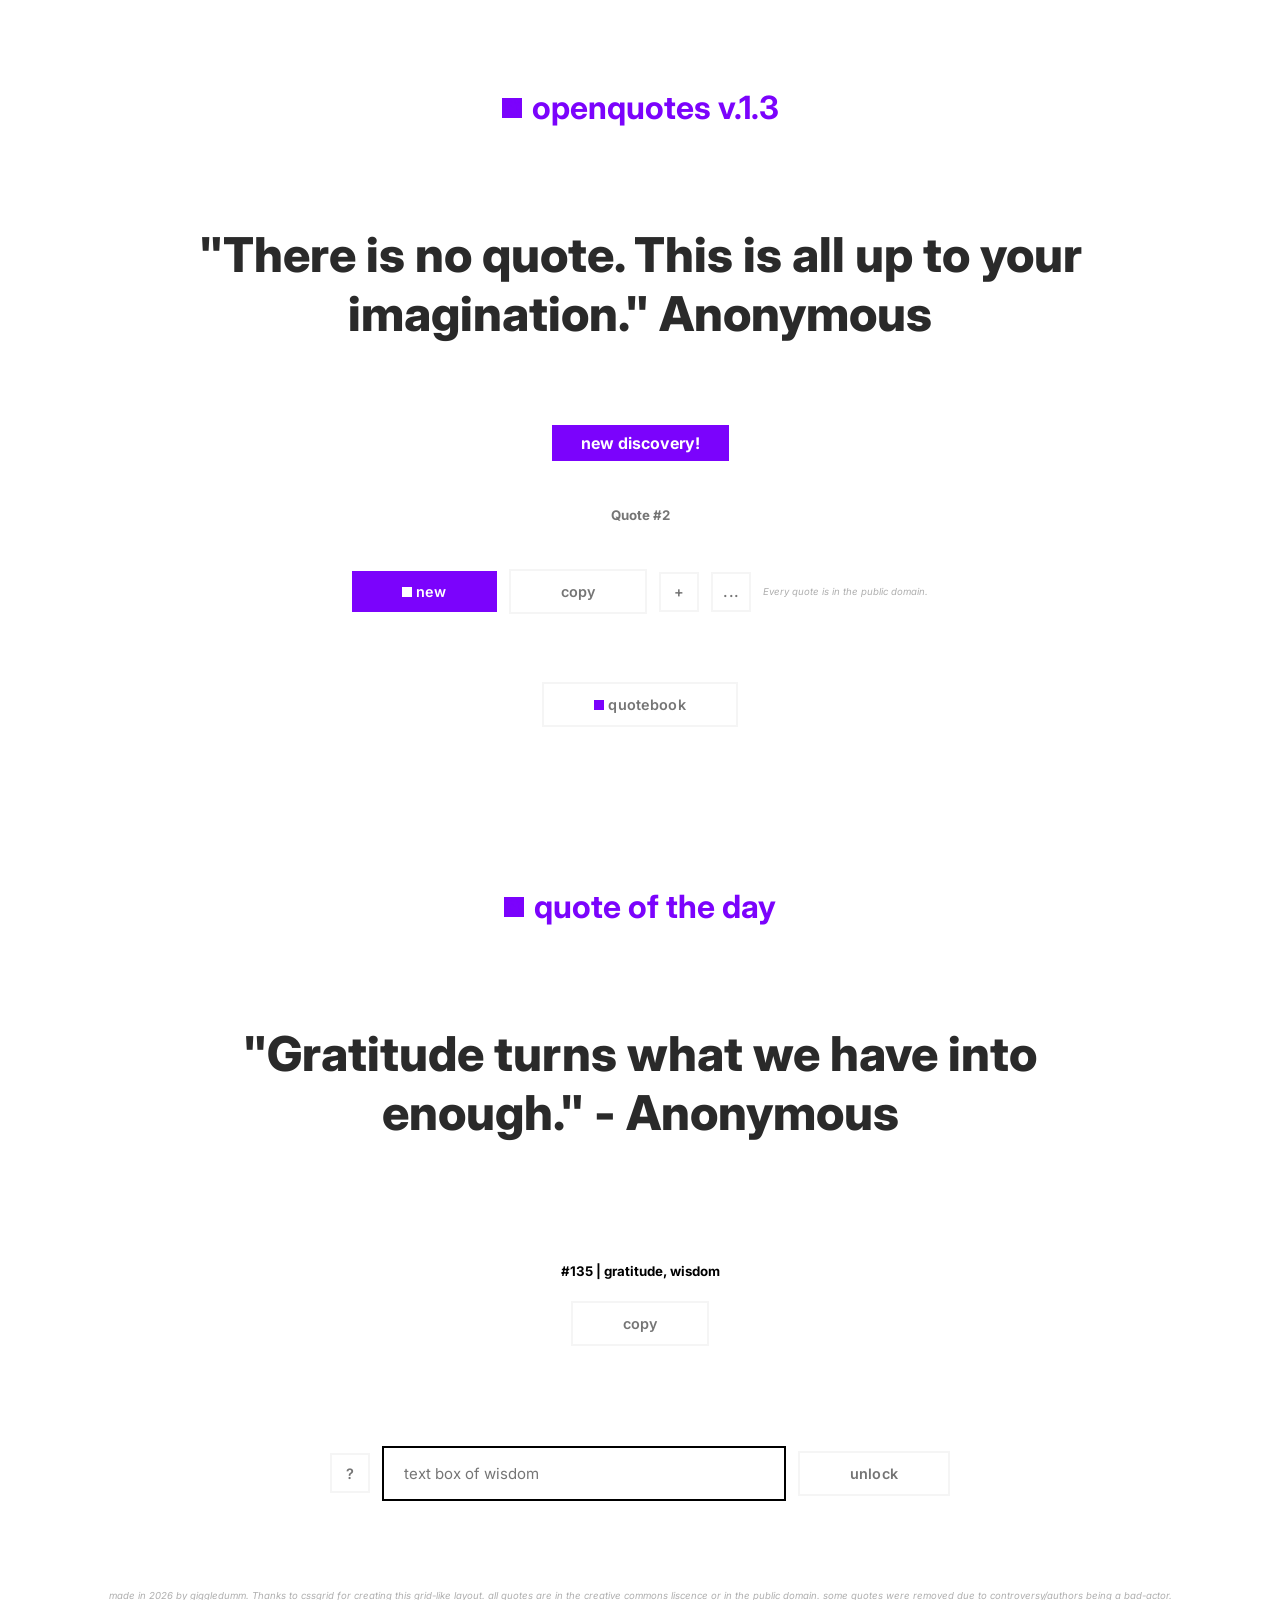
<file: index.html>
<!DOCTYPE html>
<html lang="en">
  <head>
    <meta charset="UTF-8">
    <meta name="viewport" content="width=device-width, initial-scale=1.0">
    <meta http-equiv="X-UA-Compatible" content="ie=edge">
    <title>openquotes (1.3) - quotes by someone for everyone</title>
    <link rel="stylesheet" href="./style.css">
    <link rel="icon" type="image/x-icon" href="/faviconcool.png">

    <link rel="preconnect" href="https://fonts.googleapis.com">
    <link rel="preconnect" href="https://fonts.gstatic.com" crossorigin>
    <link href="https://fonts.googleapis.com/css2?family=Inter:ital,opsz,wght@0,14..32,100..900;1,14..32,100..900&display=swap" rel="stylesheet">
    <link rel="stylesheet" href="https://fonts.googleapis.com/css2?family=Material+Symbols+Rounded:opsz,wght,FILL,GRAD@24,400,1,200&icon_names=stars_2" />

    
  </head>
  <body>
    <br>
    <br>
     <br>
    <br>
    <div class="div2">
      <div class="logo-container">
          <img src="faviconcool.png" width="20px" alt="logo">
          <h1 class="forceCentertt">openquotes v.1.3</h1>
      </div>
  </div>
    

    <div class="parent">
        <div class="div1 autohideBG fancyQuoteStuff">
            <p id="MAINQUOTE">THIS IS A BUG</p>
        </div>

        <div id="newObtainedQuote"class="div2">
          <a class="ltest" href="quotebook.html"><div id="obtainedQuote"class="tag2"><strong>new discovery!</strong></div></a>
          
        </div>

        <div id="tagPanel"class="div2">
          <h5 class="quoteIDheader"id="quoteID">#num</h5>
        </div>
        
        
        <div class="div2">
            <button class="genericButton forceNoBorder" id="nquote"><img src="faviconWhite.png" width="10px" alt="white square"> new</button>
            <button class="genericButton ALTBTN" id="copyQuote">copy</button>
            <a class="ltest" href="addQuotesite.html"><button class="genericButton ALTBTNHELP" id="addquote">+</button></a>
            <button class="genericButton ALTBTNHELP" id="moreOptions">...</button>

             <p class="disclaimerstuff">Every quote is in the public domain.</p>
            
        </div>

        <br>
          <div class="div2">
            
            <a class="ltest" href="quotebook.html"><button class="genericButton ALTBTN" id="quoteBookButton"><img src="faviconcool.png" width="10px" alt="purple square"> quotebook</button></a>
            
        </div>

        




    </div>
    <br>
    <br>
    <br>
    <br>
    <br>
    <br>
    <div class="div2">
      <div class="logo-container">
          <img src="faviconcool.png" width="20px" alt="logo">
          <h1 class="forceCentertt">quote of the day</h1>
      </div>
  </div>
    
    
    <div class="parent">
      <div class="div2">
      
        <div class="div1 autohideBG fancyQuoteStuff">
          <p id="dailyQuoteText"></p>
        </div>
        
  
  
        
      </div>
    </div>
    <div class="div2">
      <h5 id="dailyQuoteInformation">#</h5>
    </div>
    <div class="div2">
      
      <button class="genericButton ALTBTN" id="copyDailyQuote">copy</button>
      
  </div>
  

    <br>


  <br>
  <br>
  <br>
  <br>

  <div class="div3">
    <div class="helpthing">
      <button class="genericButton ALTBTNHELP" id="helpBtn">?</button>
    </div>
    
    <input class="tbow" type="text" id="Wisdom" name="name" placeholder="text box of wisdom">
    <button class="genericButton ALTBTN" id="unlockBTN">unlock</button>
  </div>

  <div class="div1 info-box">
    
    <h2>Find secret codes... unlock stuff here! Some codes can be hidden in quotes, while some may require intensive digging! Good luck.</h2>
  </div>
  <br>
  <br>
  
  <br>
  <br>
  <p class="disclaimerstuff">made in 2026 by giggledumm. Thanks to cssgrid for creating this grid-like layout. all quotes are in the creative commons liscence or in the public domain. some quotes were removed due to controversy/authors being a bad-actor.</p>
  <p class="disclaimerstuff"><a href="https://ko-fi.com/ggdcbyte">donate?</a></p>

  


        
    <script src="index.js"></script>
     <script src="temporaryRuntimeScript.js"></script>
    <script src="tobwHandling.js"></script>

    <div id="kofi-floating-wrapper">
      <script src='https://storage.ko-fi.com/cdn/scripts/overlay-widget.js'></script>
<script>
  kofiWidgetOverlay.draw('ggdcbyte', {
    'type': 'floating-chat',
    'floating-chat.donateButton.text': 'Support me',
    'floating-chat.donateButton.background-color': '#ffffff',
    'floating-chat.donateButton.text-color': '#323842'
  });
</script>
      
    </div>

    

    
    
  </body>
</html>
</file>
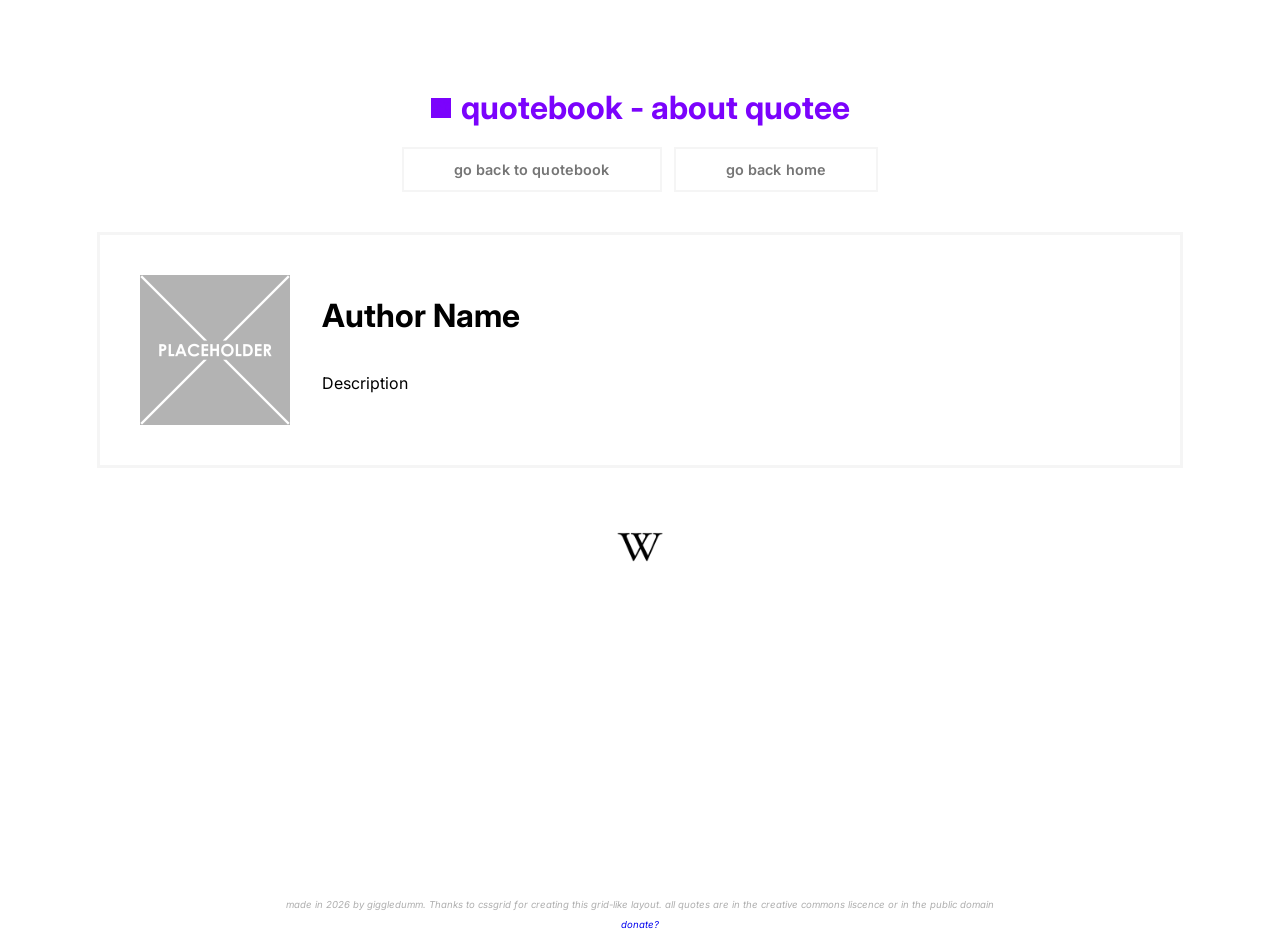
<file: aboutAuthor.html>
<!DOCTYPE html>
<html lang="en">
  <head>
    <meta charset="UTF-8">
    <meta name="viewport" content="width=device-width, initial-scale=1.0">
    <meta http-equiv="X-UA-Compatible" content="ie=edge">
    <title>openquotes - about quotee / author</title>
    <link rel="stylesheet" href="./style.css">
    <link rel="icon" type="image/x-icon" href="/faviconcool.png">

    <link rel="preconnect" href="https://fonts.googleapis.com">
    <link rel="preconnect" href="https://fonts.gstatic.com" crossorigin>
    <link href="https://fonts.googleapis.com/css2?family=Inter:ital,opsz,wght@0,14..32,100..900;1,14..32,100..900&display=swap" rel="stylesheet">
    <link rel="stylesheet" href="https://fonts.googleapis.com/css2?family=Material+Symbols+Rounded:opsz,wght,FILL,GRAD@24,400,1,200&icon_names=stars_2" />

    
  </head>
  <body>
    <br>
    <br>
     <br>
    <br>
    <div class="div2">
      <div class="logo-container">
          <img src="faviconcool.png" width="20px" alt="logo">
          <h1 class="forceCentertt qbH1">quotebook - about quotee</h1>
      </div>
  </div>
  <br>
            <div class="div2">
            <a class="ltest" href="quotebook.html"><button class="genericButton ALTBTN" id="quoteBookButton"> go back to quotebook</button></a>
            <a class="ltest" href="index.html"><button class="genericButton ALTBTN" id="quoteBookButton"> go back home</button></a>
            
        </div>

        <!--main content thing-->
<div class="parent parentQBaa">
  <img id="aboutAuthorIMG" src="placeholder.png" alt="image" width="150px">
  <br>
  <div class="tcontentaa">
    <h1 id="aboutAuthorNAME">Author Name</h1>
    <p id="aboutAuthorDESC">Description</p>
  </div>
</div>

        <div class="div2">
            <a class="ltest" href="index.html"><button class="genericButton ALTBTN clearBTN" id="wikiButton"><img src="Wikipedia's_W.svg.png" width="50px" alt="wikilogo"></button></a>
            
        </div>
        


    

        




    </div>
    <br>
    <br>
    <br>
    <br>
    <br>
    <br>
  

    <br>


  <br>
  <br>
  <br>
  <br>


  <br>
  <br>
  
  <br>
  <br>
  <p class="disclaimerstuff">made in 2026 by giggledumm. Thanks to cssgrid for creating this grid-like layout. all quotes are in the creative commons liscence or in the public domain</p>
  <p class="disclaimerstuff"><a href="https://ko-fi.com/ggdcbyte">donate?</a></p>

  


        
  <script src="aboutAuthorHandling.js"></script>
  <script src="temporaryRuntimeScript.js"></script>

    <div id="kofi-floating-wrapper">
      <script src='https://storage.ko-fi.com/cdn/scripts/overlay-widget.js'></script>
<script>
  kofiWidgetOverlay.draw('ggdcbyte', {
    'type': 'floating-chat',
    'floating-chat.donateButton.text': 'Support me',
    'floating-chat.donateButton.background-color': '#ffffff',
    'floating-chat.donateButton.text-color': '#323842'
  });
</script>
      
    </div>

    

    
    
  </body>
</html>
</file>
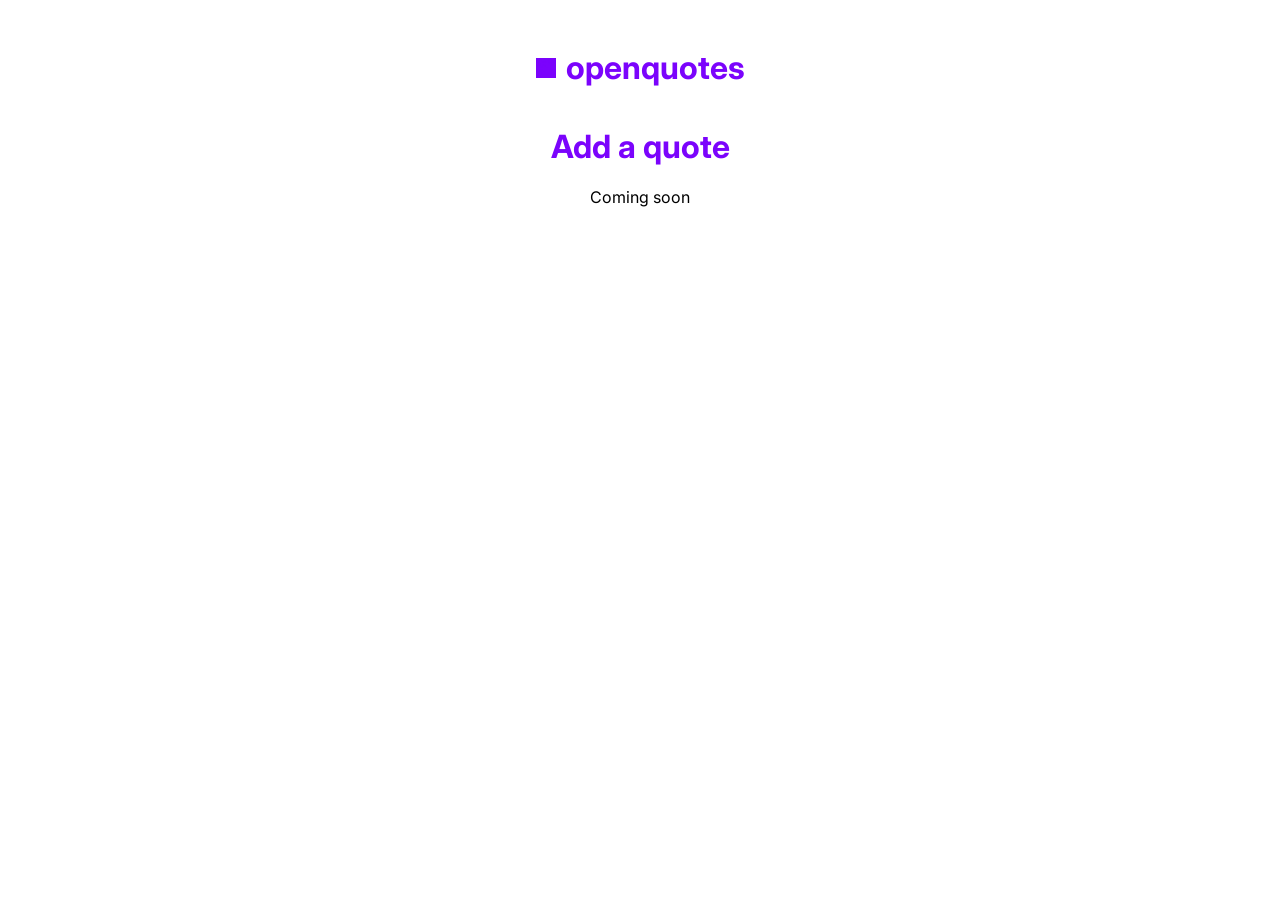
<file: addQuotesite.html>
<!DOCTYPE html>
<html lang="en">
  <head>
    <meta charset="UTF-8">
    <meta name="viewport" content="width=device-width, initial-scale=1.0">
    <meta http-equiv="X-UA-Compatible" content="ie=edge">
    <title>openquotes - quotes by someone for everyone</title>
    <link rel="stylesheet" href="./style.css">
    <link rel="icon" type="image/x-icon" href="/faviconcool.png">

    <link rel="preconnect" href="https://fonts.googleapis.com">
    <link rel="preconnect" href="https://fonts.gstatic.com" crossorigin>
    <link href="https://fonts.googleapis.com/css2?family=Inter:ital,opsz,wght@0,14..32,100..900;1,14..32,100..900&display=swap" rel="stylesheet">
  </head>
  <body>
    <br><br>
    <div class="div2">
      <div class="logo-container">
          <img src="faviconcool.png" width="20px" alt="logo">
          <h1 class="forceCentertt">openquotes</h1>
      </div>
  </div>
    
    <h1 class="forceCentertt">Add a quote</h1>
    <p class="fcent">Coming soon</p>


    <div class="parent">
      
  

        
        
          


    </div>
    

    

    

        

  </body>
</html>
</file>
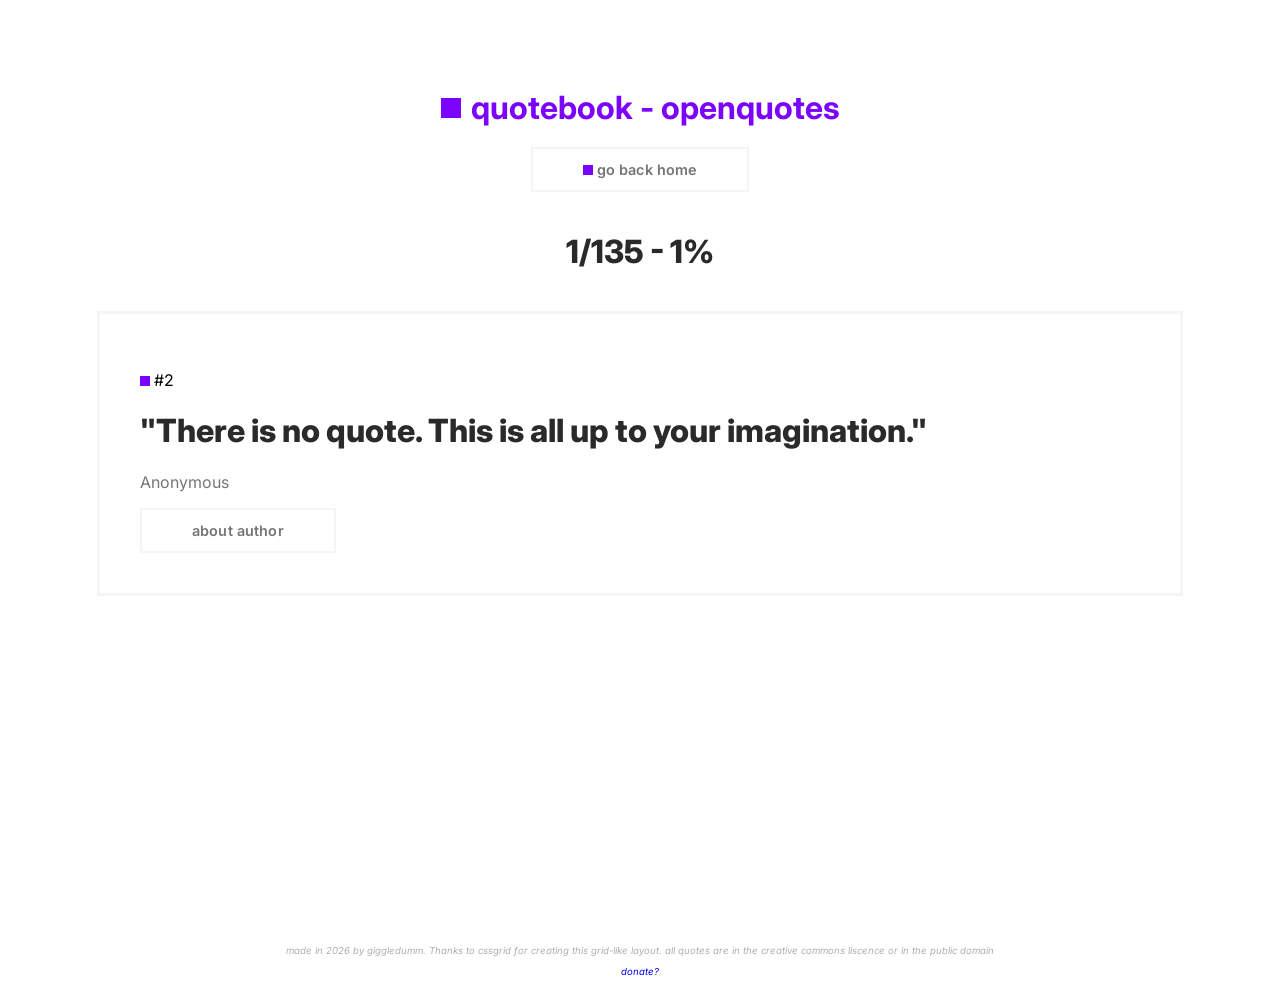
<file: quotebook.html>
<!DOCTYPE html>
<html lang="en">
  <head>
    <meta charset="UTF-8">
    <meta name="viewport" content="width=device-width, initial-scale=1.0">
    <meta http-equiv="X-UA-Compatible" content="ie=edge">
    <title>openquotes - quotebook</title>
    <link rel="stylesheet" href="./style.css">
    <link rel="icon" type="image/x-icon" href="/faviconcool.png">

    <link rel="preconnect" href="https://fonts.googleapis.com">
    <link rel="preconnect" href="https://fonts.gstatic.com" crossorigin>
    <link href="https://fonts.googleapis.com/css2?family=Inter:ital,opsz,wght@0,14..32,100..900;1,14..32,100..900&display=swap" rel="stylesheet">
    <link rel="stylesheet" href="https://fonts.googleapis.com/css2?family=Material+Symbols+Rounded:opsz,wght,FILL,GRAD@24,400,1,200&icon_names=stars_2" />

    
  </head>
  <body>
    <br>
    <br>
     <br>
    <br>
    <div class="div2">
      <div class="logo-container">
          <img src="faviconcool.png" width="20px" alt="logo">
          <h1 class="forceCentertt qbH1">quotebook - openquotes</h1>
      </div>
  </div>
  <br>
            <div class="div2">
            
            <a class="ltest" href="index.html"><button class="genericButton ALTBTN" id="quoteBookButton"><img src="faviconcool.png" width="10px" alt="purple square"> go back home</button></a>
            
        </div>

        <h1 id="quoteStat" class="forceCentertt fancyQuoteStuff">Unlocked 0/something lala</h1>
  <div id="quotesContainer">
    </div>
    

    

        




    </div>
    <br>
    <br>
    <br>
    <br>
    <br>
    <br>
  

    <br>


  <br>
  <br>
  <br>
  <br>


  <br>
  <br>
  
  <br>
  <br>
  <p class="disclaimerstuff">made in 2026 by giggledumm. Thanks to cssgrid for creating this grid-like layout. all quotes are in the creative commons liscence or in the public domain</p>
  <p class="disclaimerstuff"><a href="https://ko-fi.com/ggdcbyte">donate?</a></p>

  


        
  
    <script src="quoteLoggerHandling.js"></script>
    <script src="temporaryRuntimeScript.js"></script>

    <div id="kofi-floating-wrapper">
      <script src='https://storage.ko-fi.com/cdn/scripts/overlay-widget.js'></script>
<script>
  kofiWidgetOverlay.draw('ggdcbyte', {
    'type': 'floating-chat',
    'floating-chat.donateButton.text': 'Support me',
    'floating-chat.donateButton.background-color': '#ffffff',
    'floating-chat.donateButton.text-color': '#323842'
  });
</script>
      
    </div>

    

    
    
  </body>
</html>
</file>
<file: style.css>
:root {
    --Bg: #ffffff;
    --divBg: #ffffff;
    --mainBorder: #f5f5f5;
    --inpBorder: #b9b9b923;
    --textColor: #000000;
    --altTextColor: #000000d5;
    --textColorMuted: #757575;
    --div1TColor: #575757;
    --h2TColor: #666666;
    --discTColor: #00000052;
    --uiAcc: #7b03fc;
    --tagDivColor: #ecdbff6b;
}

[ui-themeCS="dark"] {
    --Bg: #0d0d0f;
    --divBg: #1a1a1f;
    --mainBorder: #25252c00;
    --inpBorder: #25252c50;
    --textColor: #ffffff;
    --altTextColor: #f0f0f5d5;
    --textColorMuted: #9090a8;
    --div1TColor: #9090a8;
    --h2TColor: #55555f;
    --discTColor: #55555f80;
    --uiAcc: #7b03fc;
    --tagDivColor: #25252c;
}
body {
    font-family: "Inter", sans-serif;
    font-style: normal;
    background: var(--Bg);
    color: var(--textColor);
}

.parent {
    display: grid;
    grid-template-columns: repeat(5, 1fr);
    grid-template-rows: auto;
    gap: 24px;
    max-width: 1000px;
    margin: 40px auto;
}

.parentQaa {
    display: flex;
    align-items: flex-start;
    gap: 16px;
}

.tcontentaa {
    display: flex;
    flex-direction: column;
}

.parentQBaa {
    padding: 40px 40px;
    border-style: solid;
    border-color: var(--mainBorder);
    background: var(--divBg);
    display: flex;
    align-items: flex-start;
    gap: 16px;
    max-width: 1000px;
    margin: 40px auto;
}

.parentQB {
    padding: 40px 40px;
    border-style: solid;
    border-color: var(--mainBorder);
    background: var(--divBg);
    gap: 16px;
    max-width: 1000px;
    margin: 40px auto;
}

.parentQBorderless {
    padding: 40px 40px;
    border-style: solid;
    border-color: var(--mainBorder);
    display: grid;
    gap: 14px;
    max-width: 1000px;
    margin: 40px auto;
}

.qbH1 {
    color: var(--textColorMuted);
}

.div1 {
    font-size: 3em;
    grid-column: 1 / -1;
    background: #ffffff00;
    border-radius: 0px;
    padding: 10px;
    color: var(--div1TColor);
    flex-direction: column;
    text-align: center;
}

.div1 h1 {
    margin: 0 0 0px 0;
}

.div1 h2 {
    font-size: 1.2rem;
    font-weight: 400;
    color: var(--h2TColor);
}

hr {
    width: 40px;
    border: 100px var(--uiAcc);
    margin: 20px auto;
}

.div2 {
    grid-column: 1 / -1;
    display: flex; 
    justify-content: center;
    align-items: center;
    gap: 12px;  
}

.qbVer {
    justify-content: left;
    align-items: left;
}

.div3 {
    grid-column: 1 / -1;
    display: flex;
    justify-content: center;
    align-items: center;
    gap: 12px;
}

.div1, .div2, .div3 {
    display: flex;
    justify-content: center;
    align-items: center;
}

.div2alt {
    padding: 14px 14px;
    display: flex;
    justify-content: center;
    align-items: center;
    gap: 12px;
    grid-column: 1 / -1;
}

.genericButton {
    font-family: "Inter";
    font-size: 0.9em;
    font-weight: 600;
    color: #ffffff;
    background: var(--uiAcc);
    padding: 12px 50px;
    border-radius: 0px;
    cursor: pointer;
    white-space: nowrap;
    border-color: var(--mainBorder);
    border-style: solid;
    outline: none;
    flex-shrink: 0;
    letter-spacing: 0.01em;
    transition: transform 0.1s ease, background-color 0.2s ease, color 0.2s ease;
    font-style: normal;
}

.forceNoBorder {
    border-style: none;
}

.genericButton:active {
    transform: scale(0.9);
}

.ALTBTN {
    background-color: var(--divBg);
    color: var(--textColorMuted);
}

.clearBTN {
    background-color: transparent;
    color: transparent;
    border-color: transparent;
}

.reportBTN {
    background-color: #ffcfcf;
    color: #4e0b0b;
    border-color: #ffc3c3;
    width: 40px;
    height: 40px;
}

.ALTBTNHELP {
    color: var(--textColorMuted);
    background-color: var(--divBg);
    width: 40px;
    height: 40px;
    padding: 0;
    display: flex;
    justify-content: center;
    align-items: center;
}

.forceCentertt {
    text-align: center;
    color: var(--uiAcc);
    margin-top: 40px;
}

.tbow {
    border-color: var(--inpBorder);
    color: var(--textColor);
    font-family: "Inter";
    background-color: var(--divBg);
    border: 2px;
    padding: 16px 20px;
    border-radius: 0px;
    font-size: 15px;
    width: 100%;
    max-width: 360px;
    border-style: solid;
}

.disclaimerstuff {
    text-align: center;
    font-style: italic;
    font-size: 0.6em;
    color: var(--discTColor);
}

.kofi {
    text-align: center;
}

.autohideBG {
    background: none;
}

.fancyQuoteStuff {
    color: var(--altTextColor);
    
    font-weight: 800;
}

.fcent {
    text-align: center;
}

.flalign {
    text-align: left;
}

.tag {
    padding: 7px 14px;
    background-color: var(--tagDivColor);
    color: var(--textColor);
    border-radius: 0px;
}

.tag2 {
    padding: 8px 29px;
    background-color: var(--uiAcc);
    color: #ffffff;
    border-radius: 0px;
}

.logo-container {
    display: flex;
    align-items: center;
    justify-content: center;
    gap: 10px;
}

.logo-container h1 {
    margin: 0;
}

a {
    text-decoration: none;
}

.quoteIDheader {
    color: var(--textColorMuted);
}

#kofi-floating-wrapper {
    position: fixed;
    bottom: 16px; 
    left: 16px;
    z-index: 6767;
    display: flex;
    align-items: center;
    justify-content: center;
    padding: 3px;
    gap: 12px;
}
</file>
